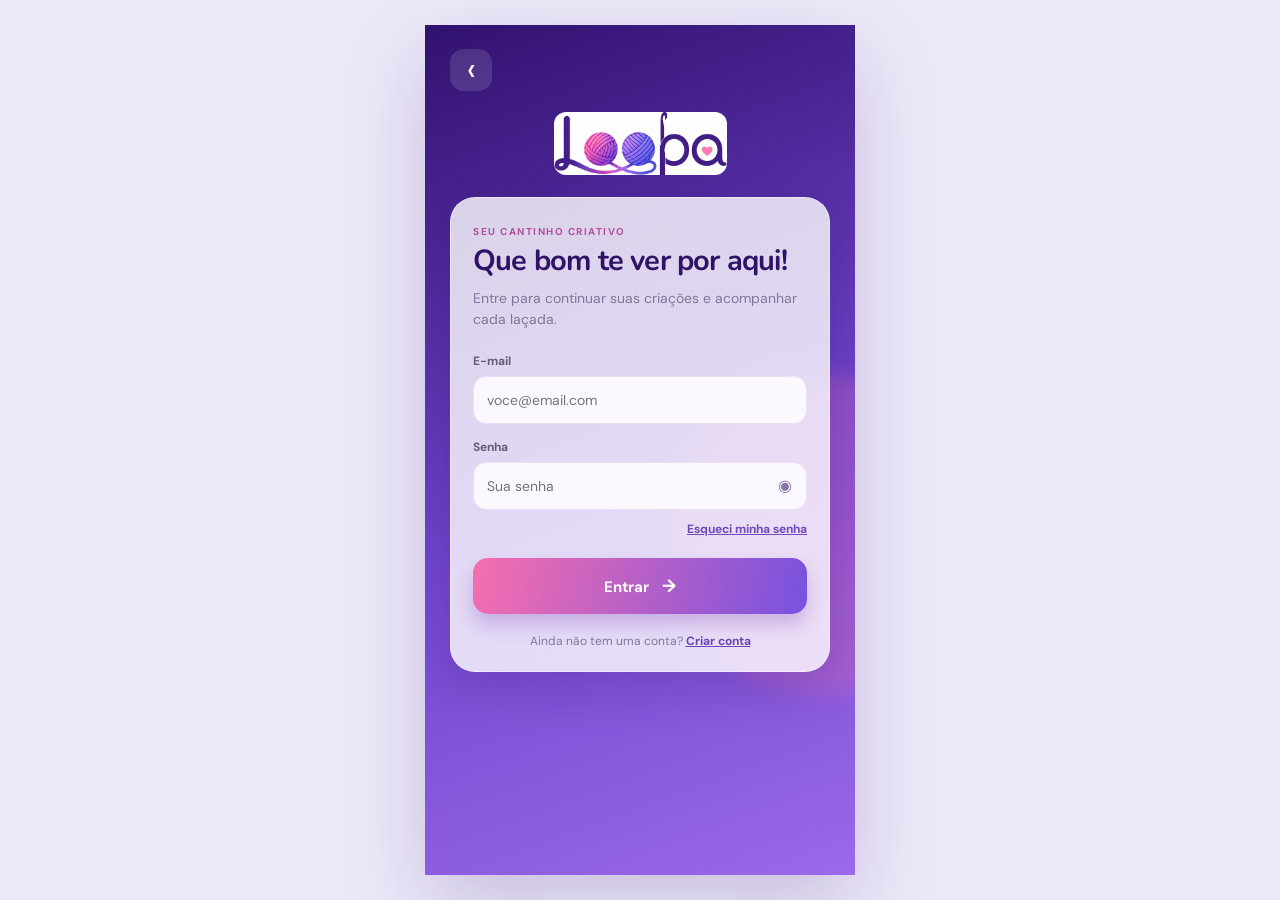
<file: login.html>
<!doctype html>
<html lang="pt-BR">
  <head>
    <link rel="preconnect" href="https://fonts.googleapis.com" />
    <link rel="preconnect" href="https://fonts.gstatic.com" crossorigin />

    <meta charset="UTF-8" />
    <meta name="viewport" content="width=device-width, initial-scale=1.0" />
    <title>Entrar — Loopa</title>
  
    <link href="https://fonts.googleapis.com/css2?family=DM+Sans:wght@400;500;600;700&family=Nunito:wght@700;800;900&display=swap" rel="stylesheet" />

    <link rel="stylesheet" href="styles/index.css" />
  </head>
  <body>
    <main class="login-page">
      <a href="index.html" class="back-link" aria-label="Voltar para a página inicial">‹</a>

      <div class="brand" aria-label="Loopa">
        <img src="assets/logomarca-loopa.jpg" alt="Logomarca" />
      </div>

      <section class="login-card" aria-labelledby="login-title">

        <p class="eyebrow">SEU CANTINHO CRIATIVO</p>

        <h1 id="login-title">Que bom te ver por aqui!</h1>

        <p class="intro">Entre para continuar suas criações e acompanhar cada laçada.</p>
        
        <form id="login-form">
          <label for="email">E-mail</label>
          <input id="email" name="email" type="email" placeholder="voce@email.com" autocomplete="email" required />
          <label for="password">Senha</label>

          <div class="password-field">
            <input id="password" name="password" type="password" placeholder="Sua senha" autocomplete="current-password" required />
            
            <button type="button" id="toggle-password" aria-label="Mostrar senha">◉</button>
          </div>

          <a class="forgot-link" href="#recuperar">Esqueci minha senha</a>

          <button class="submit-button" type="submit">Entrar <span>→</span></button>

        </form>

        <p class="new-account">Ainda não tem uma conta? 
          <a href="#cadastro" id="create-account">Criar conta</a>
        </p>

      </section>

      <p class="message" id="message" role="status"></p>
    </main>
    <script src="login.js"></script>
  </body>
</html>
</file>
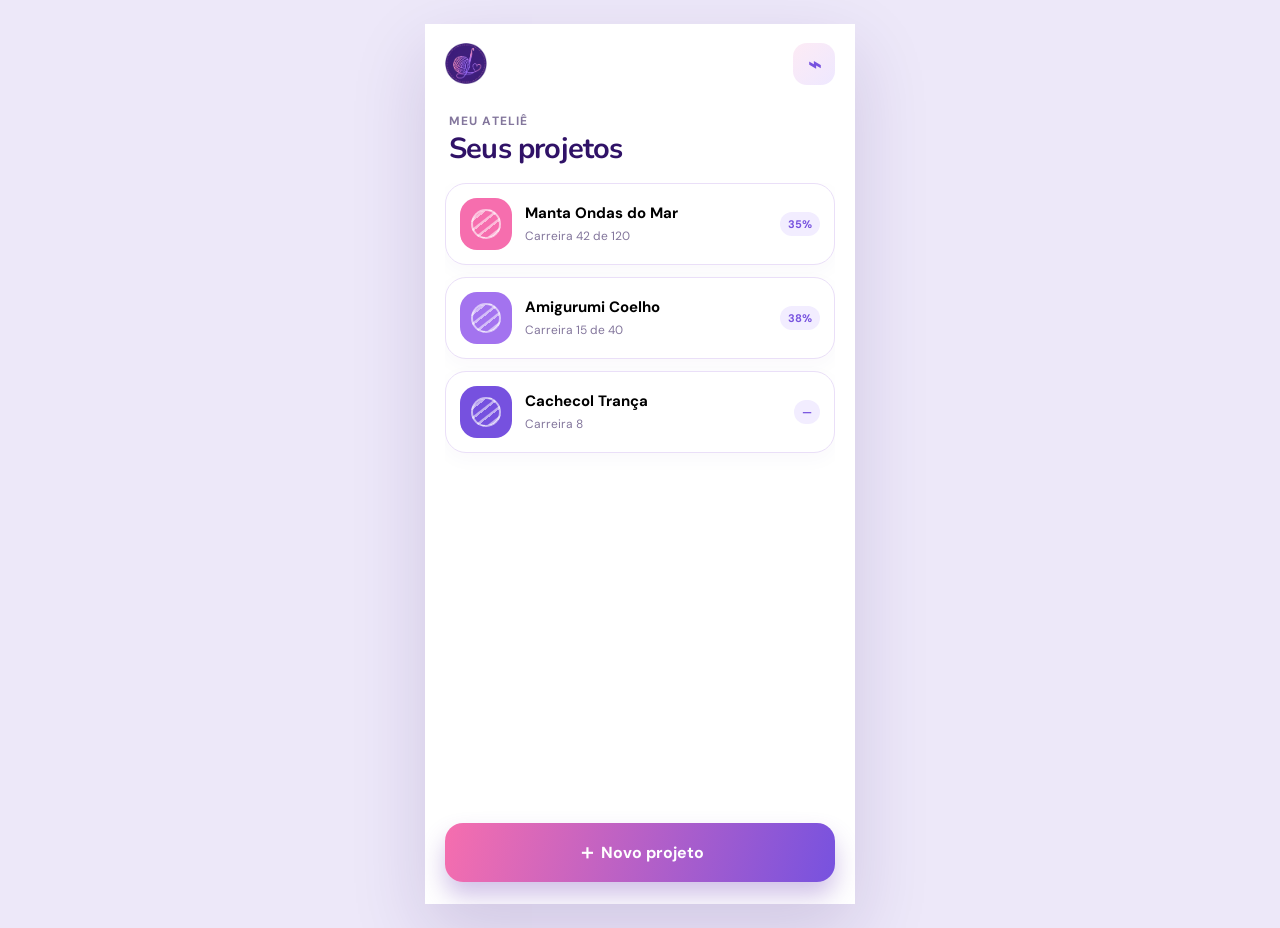
<file: projects.html>
<!doctype html>
<html lang="pt-BR">
  <head>
    <link rel="preconnect" href="https://fonts.googleapis.com" />
    <link rel="preconnect" href="https://fonts.gstatic.com" crossorigin />

    <meta charset="UTF-8" />
    <meta name="viewport" content="width=device-width, initial-scale=1.0" />
    <title>Meus projetos — Loopa</title>

    <link href="https://fonts.googleapis.com/css2?family=DM+Sans:wght@400;500;600;700&family=Nunito:wght@700;800;900&display=swap" rel="stylesheet" />

    <link rel="stylesheet" href="styles/index.css" />
  </head>
  <body>
    <main class="phone" aria-label="Loopa">

      <section class="dashboard view is-active" aria-label="Seus projetos">

        <header class="topbar">

          <a class="mini-logo" href="index.html" aria-label="Ir para início">
            <img src="assets/mini_logomarca_circular.png" alt="Mini logomarca" />
          </a>
          <button class="icon-button" id="sync-status" aria-label="Ver status de sincronização">⌁</button>

        </header>

        <div class="heading">
          <p>Meu ateliê</p>
          <h1>Seus projetos</h1>
        </div>

        <div class="project-list" id="project-list"></div>

        <button class="new-project" id="open-form">
          <span>＋</span> Novo projeto
        </button>

      </section>

      <section class="project-view view" aria-label="Detalhes do projeto">

        <header class="project-topbar">

          <button class="icon-button" id="back-to-list" aria-label="Voltar">‹</button>

          <div>
            <p id="project-type">Projeto em andamento</p>
            <h1 id="project-name">Projeto</h1>
          </div>

          <button class="icon-button" aria-label="Mais opções">•••</button>

        </header>
        <nav class="tabs" aria-label="Seções do projeto">

          <button class="is-selected" data-tab="counter">Contador</button>
          <button data-tab="recipe">Receita</button>
          <button data-tab="info">Detalhes</button>

        </nav>

        <div class="tab-content">
          <section class="tab is-visible" id="counter">

            <div class="counter-circle">
              <div>
                <strong id="count">0</strong>
                <span>carreiras</span><small id="total">de 0</small>
              </div>
            </div>

            <p class="progress-note" id="progress-note">Cada ponto conta.</p>

            <div class="counter-controls">
              <button id="decrease" aria-label="Diminuir carreira">−</button>
              <button id="increase" aria-label="Aumentar carreira">+</button>
            </div>

          </section>

          <section class="tab detail-card" id="recipe">
            <p class="detail-label">ANOTAÇÕES DA RECEITA</p>
            <p id="recipe-text"></p>
          </section>

          <section class="tab detail-card" id="info">
            <p class="detail-label">MATERIAIS</p>
            <ul id="materials"></ul>
          </section>

        </div>
      </section>

      <div class="overlay" id="overlay"></div>
      <form class="new-sheet" id="project-form">
        <div class="handle"></div>

        <h2>Nova laçada</h2>

        <label>Nome do projeto
          <input id="new-name" maxlength="42" placeholder="Ex.: Cardigã abraço" required />
        </label>

        <label>Total de carreiras <small>(opcional)</small>
          <input id="new-total" type="number" min="0" placeholder="Ex.: 80" />
        </label>

        <p class="field-title">Cor do projeto</p>
        
        <div class="color-picker" id="color-picker"></div>

        <div class="form-actions">
          <button type="button" class="cancel" id="close-form">Cancelar</button>
          <button type="submit" class="create">Criar projeto</button>
        </div>
        
      </form>
      <p class="toast" id="toast" role="status"></p>
    </main>
    <script src="projetos.js"></script>
  </body>
</html>
</file>
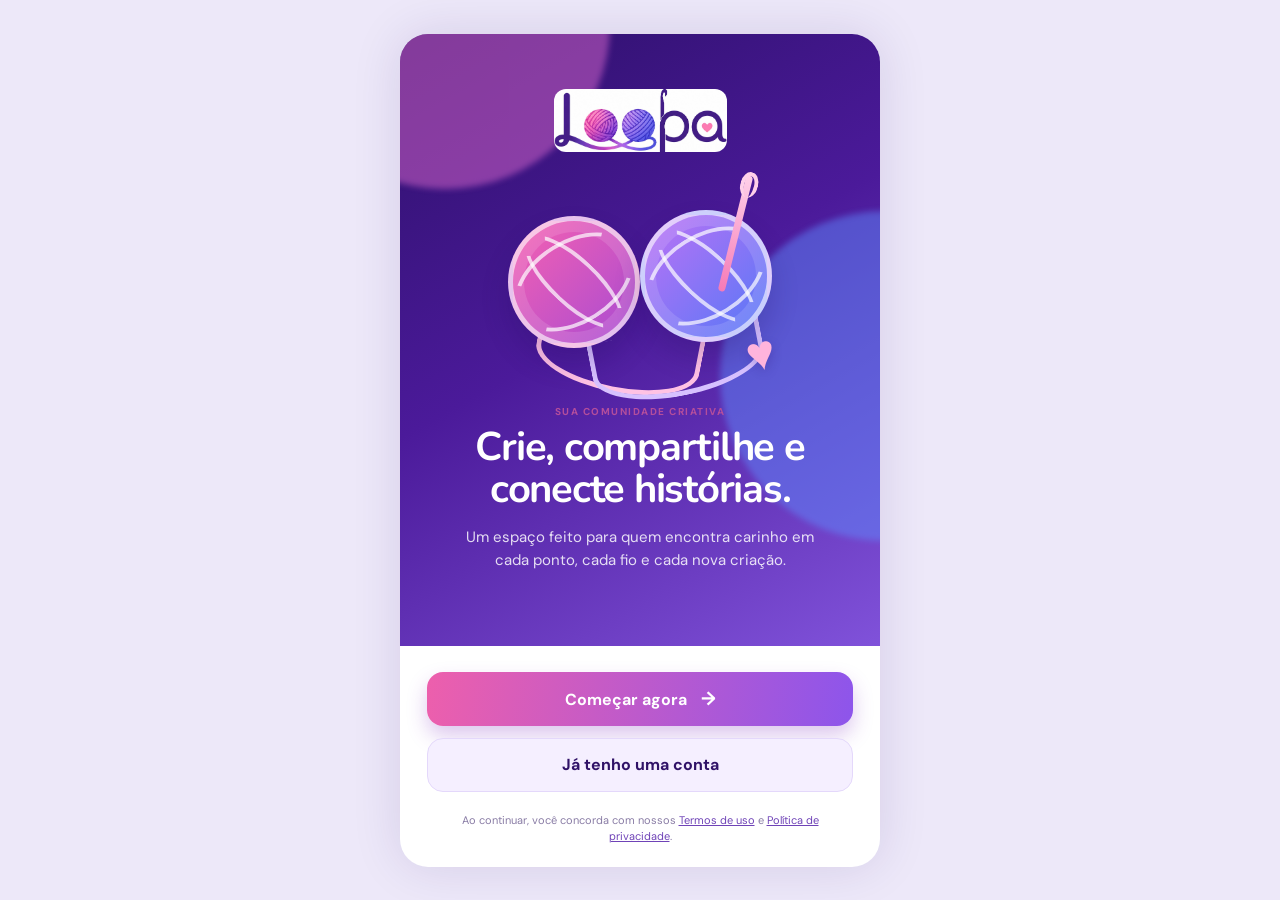
<file: welcome.html>
<!doctype html>
<html lang="pt-BR">
  <head>
    <link rel="preconnect" href="https://fonts.googleapis.com" />
    <link rel="preconnect" href="https://fonts.gstatic.com" crossorigin />
    
    <meta charset="UTF-8" />
    <meta name="viewport" content="width=device-width, initial-scale=1.0" />
    <title>Loopa</title>

    <link href="https://fonts.googleapis.com/css2?family=DM+Sans:wght@400;500;600;700&family=Nunito:wght@700;800;900&display=swap" rel="stylesheet" />
  
    <link rel="stylesheet" href="styles/index.css" />
  </head>
  <body>
    <main class="app-shell">
      <section class="hero" aria-labelledby="titulo-principal">
        <div class="brand" aria-label="Loopa — Onde cada laçada conecta uma história">
          <img src="assets/logomarca-loopa.jpg" alt="Logomarca" />
        </div>

        <div class="yarn-illustration" aria-hidden="true">
          <span class="thread thread-one"></span>
          <span class="thread thread-two"></span>
          <span class="yarn-ball ball-pink"></span>
          <span class="yarn-ball ball-lilac"></span>
          <span class="needle"></span>
          <span class="heart">♥</span>
        </div>

        <div class="copy">
          <p class="eyebrow">Sua comunidade criativa</p>
          <h1 id="titulo-principal">Crie, compartilhe e conecte histórias.</h1>
          <p class="subtitle">Um espaço feito para quem encontra carinho em cada ponto, cada fio e cada nova  criação.
          </p>
        </div>

      </section>

      <section class="actions" aria-label="Acesso ao Loopa">
        <button class="button button-primary" type="button" data-action="signup">Começar agora <span aria-hidden="true">→</span></button>
        <button class="button button-secondary" type="button" data-action="login">Já tenho uma conta</button>
        <p class="terms">Ao continuar, você concorda com nossos <a href="#termos">Termos de uso</a> e <a href="#privacidade">Política de privacidade</a>.</p>
      </section>

    </main>

    <dialog class="welcome-dialog" aria-labelledby="dialog-title">
      <button class="close-dialog" aria-label="Fechar">×</button>

      <div class="dialog-icon">♥</div>
      <p class="eyebrow" id="dialog-label">LOOPA</p>

      <h2 id="dialog-title">Que bom ter você aqui!</h2>

      <p id="dialog-text"></p>

      <button class="button button-primary close-cta" type="button">Continuar</button>

    </dialog>

    <script src="app.js"></script>
  </body>
</html>
</file>
<file: styles/index.css>
@import url(welcome.css);
@import url(login.css);
@import url(projects.css);
</file>
